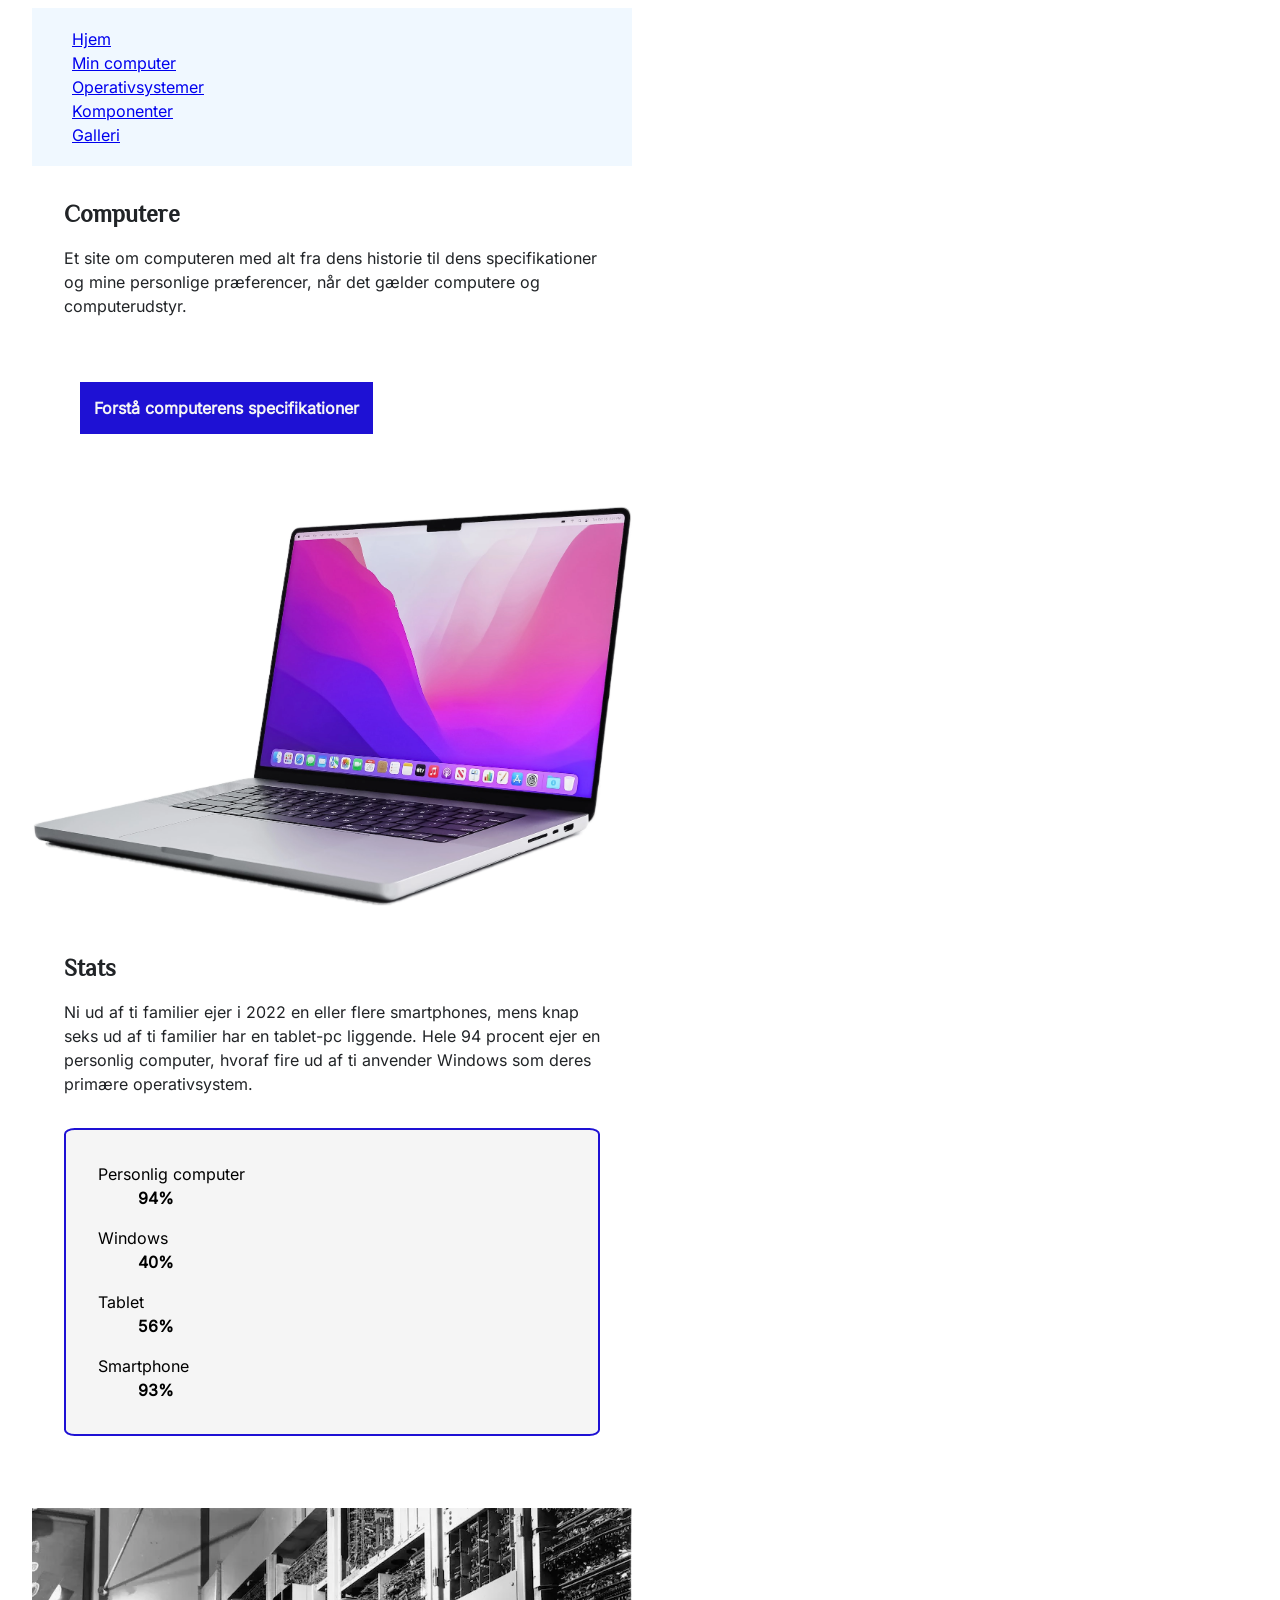
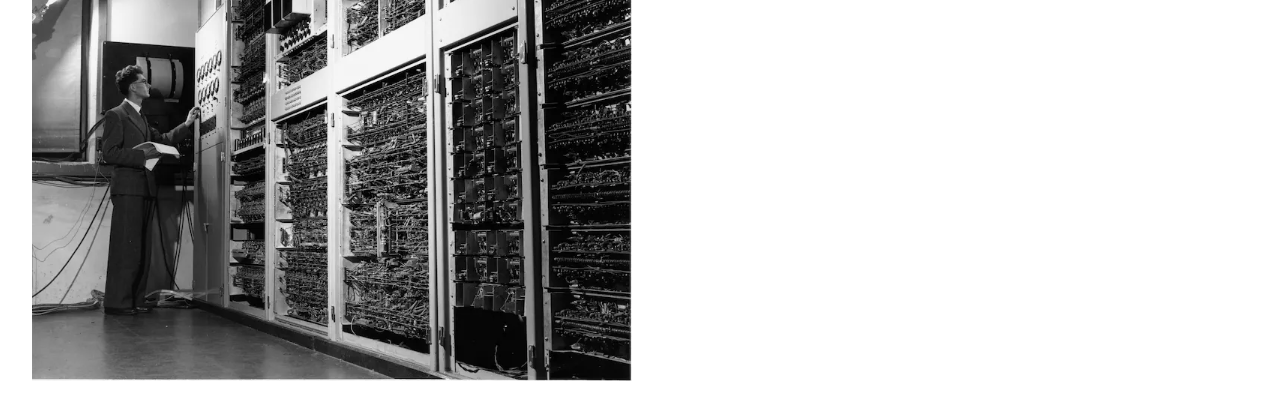
<file: index.html>
<!doctype html>
<html lang="da">
  <head>
    <meta charset="UTF-8" />
    <meta name="viewport" content="width=device-width, initial-scale=1.0" />
    <meta name="robots" content="noindex" />
    <link rel="stylesheet" href="css/style.css" />
    <title>Mobilesite Forside</title>
  </head>
  <body>
    <header>
      <nav>
        <ul>
          <li><a href="index.html">Hjem</a></li>
          <li><a href="min_computer.html">Min computer</a></li>
          <li><a href="operativsystemer.html">Operativsystemer</a></li>
          <li><a href="komponenter.html">Komponenter</a></li>
          <li><a href="galleri.html">Galleri</a></li>
        </ul>
      </nav>
    </header>
    <main>
      <section>
        <h1>Computere</h1>
        <p>Et site om computeren med alt fra dens historie til dens specifikationer og mine personlige præferencer, når det gælder computere og computerudstyr.</p>
      </section>
      <a href="komponenter.html" class="cta-knap">Forstå computerens specifikationer</a>

      <img src="imgs/computer-cutout.webp" alt="Åben bærbar computer med stor skærm og farverigt skrivebord på skærmen" />
      <section>
        <h2>Stats</h2>
        <p>
          Ni ud af ti familier ejer i 2022 en eller flere smartphones, mens knap seks ud af ti familier har en tablet-pc liggende. Hele 94 procent ejer en personlig computer, hvoraf fire ud af ti anvender Windows som deres primære operativsystem.
        </p>
        <aside>
          <dl>
            <dt>Personlig computer</dt>
            <dd>94%</dd>
            <dt>Windows</dt>
            <dd>40%</dd>
            <dt>Tablet</dt>
            <dd>56%</dd>
            <dt>Smartphone</dt>
            <dd>93%</dd>
          </dl>
        </aside>
      </section>

      <img src="imgs/computer-old.webp" alt="Gammelt sort-hvid foto af en person foran en stor, tidlig computer med mange ledninger" />
    </main>
    <footer></footer>
  </body>
</html>
</file>
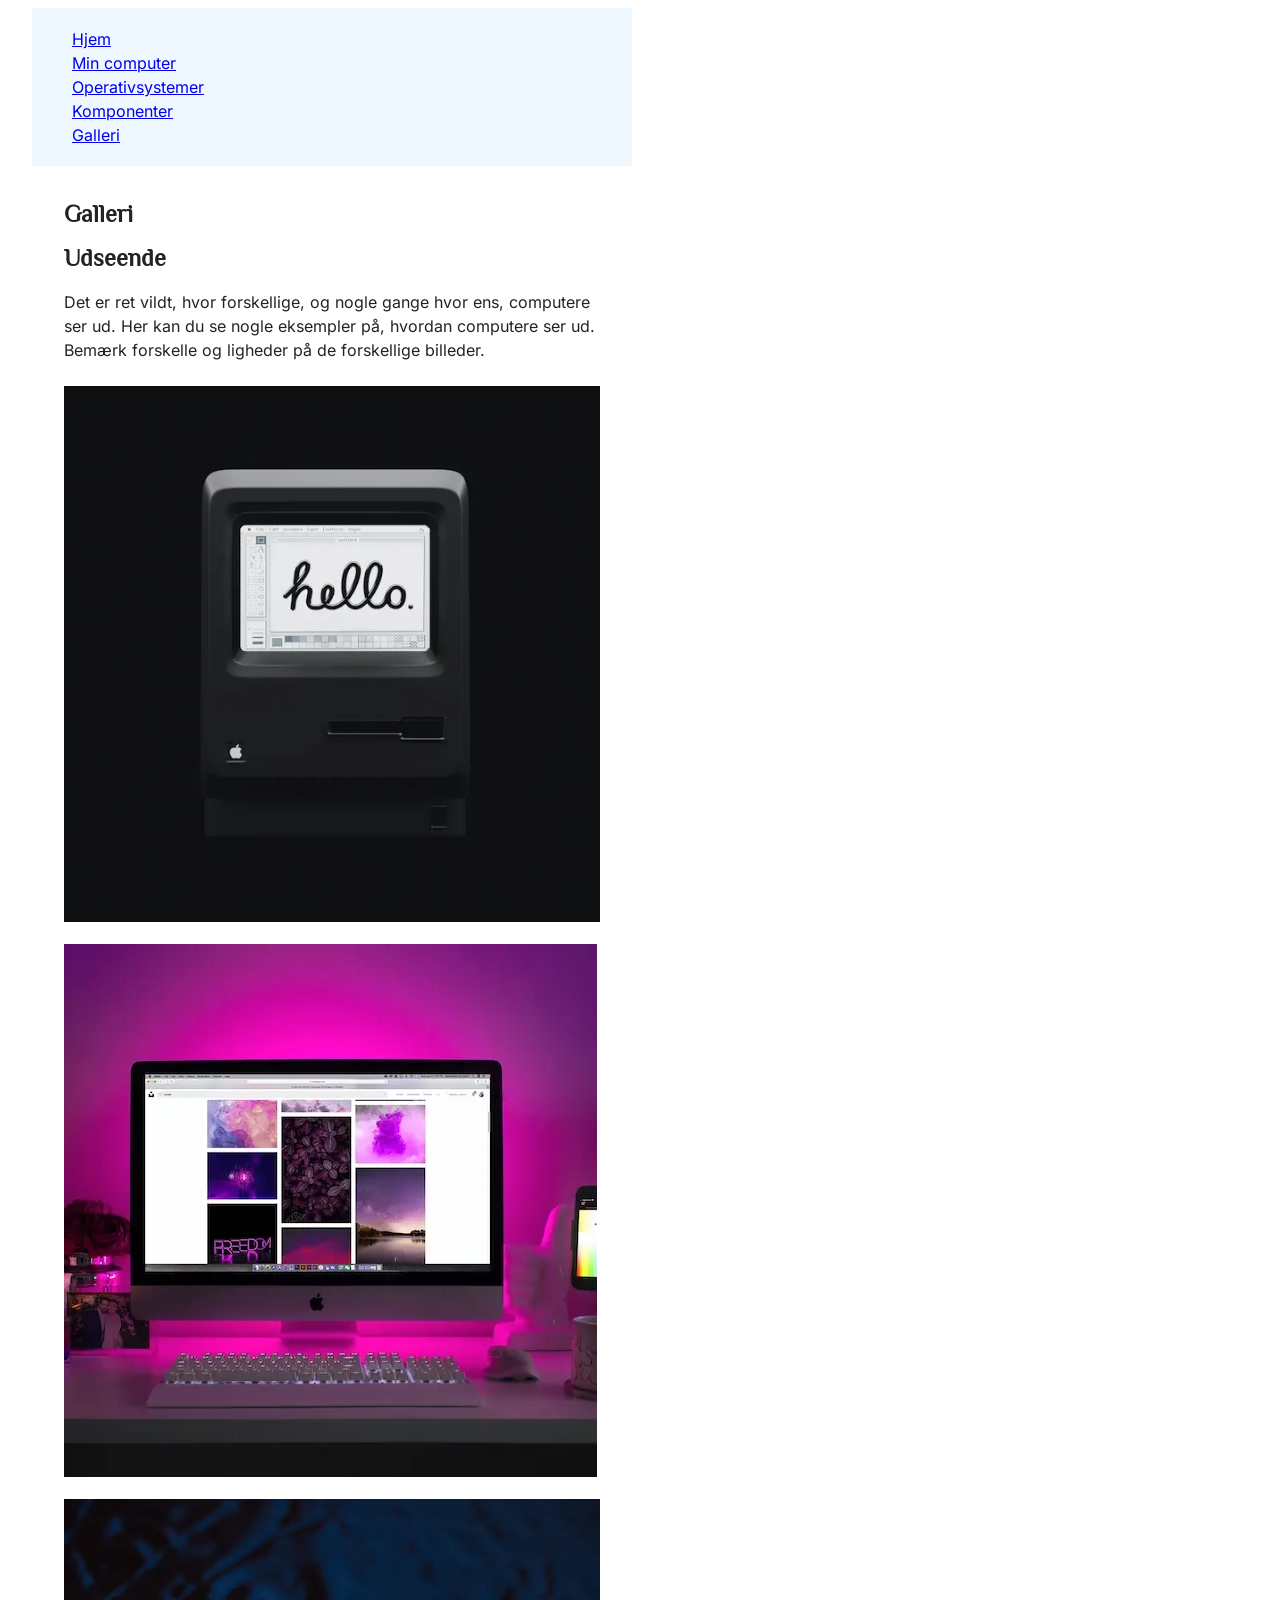
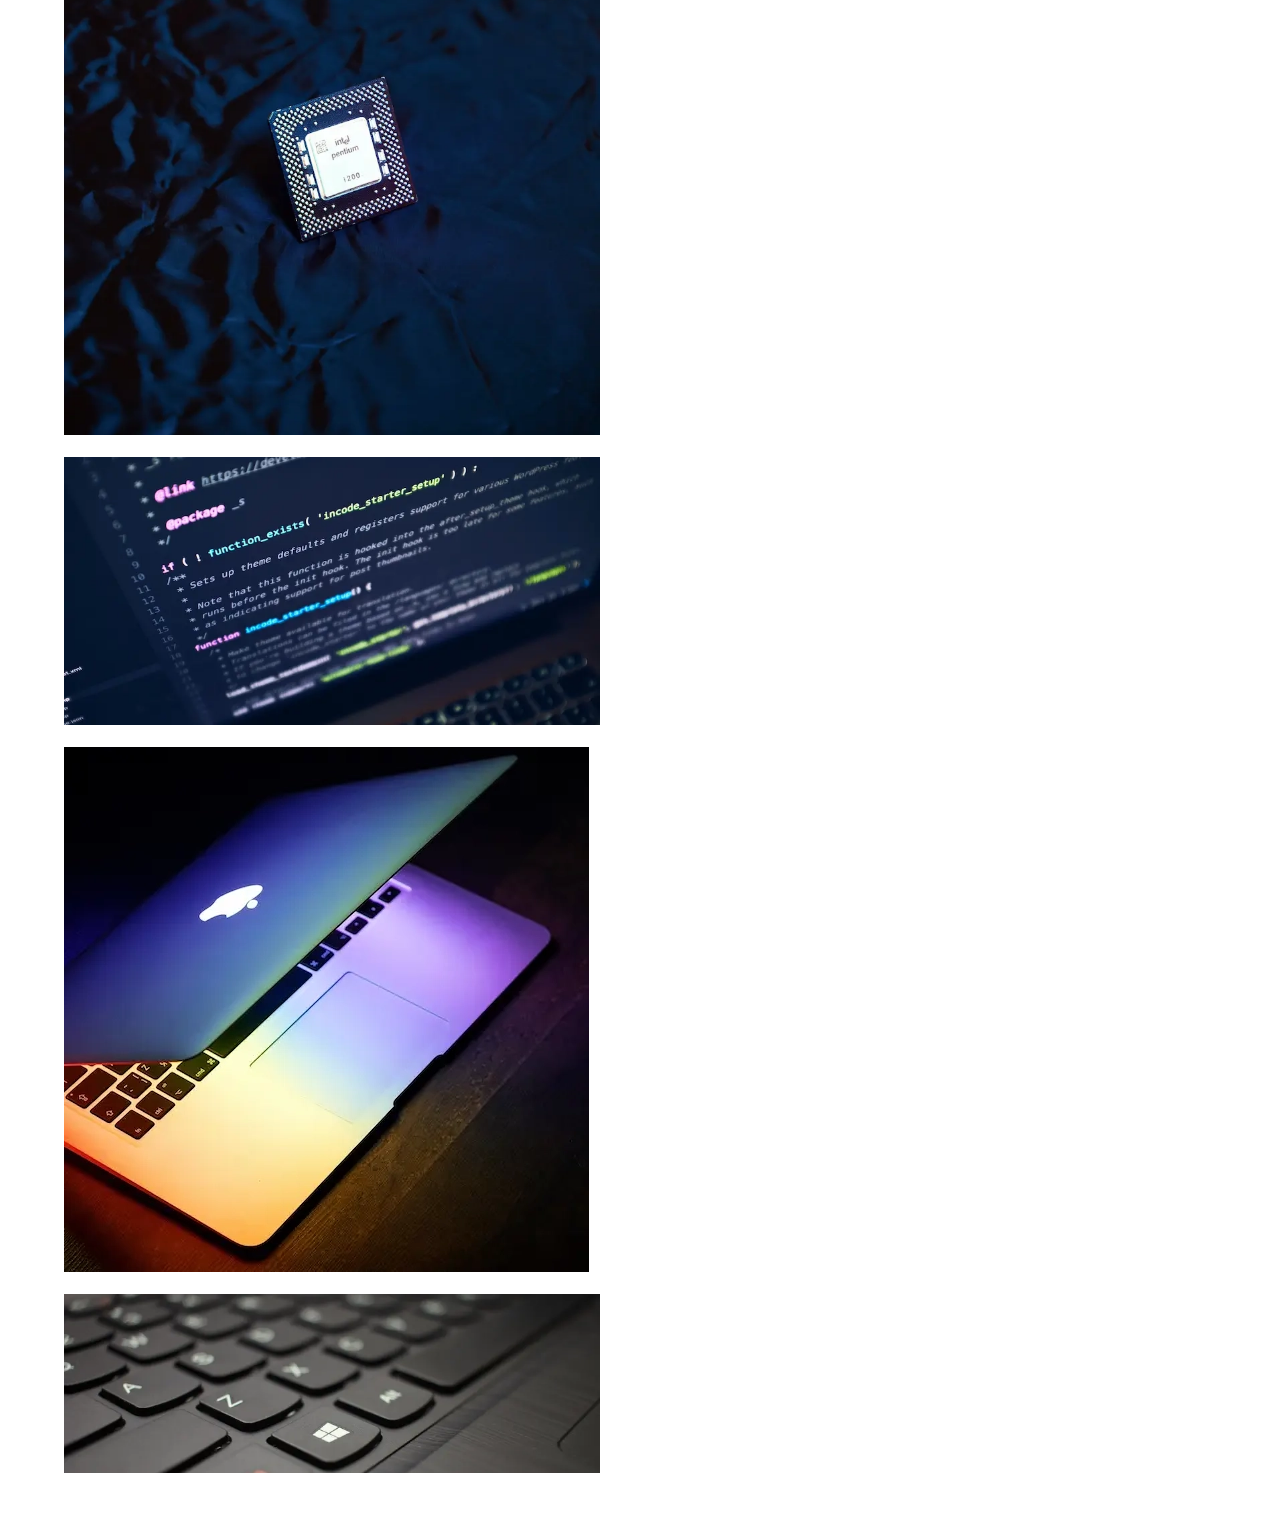
<file: galleri.html>
<!doctype html>
<html lang="da">
  <head>
    <meta charset="UTF-8" />
    <meta name="viewport" content="width=device-width, initial-scale=1.0" />
    <meta name="robots" content="noindex" />
    <link rel="stylesheet" href="css/style.css" />
    <title>Galleri</title>
  </head>
  <body>
    <header>
      <nav>
        <ul>
          <li><a href="index.html">Hjem</a></li>
          <li><a href="min_computer.html">Min computer</a></li>
          <li><a href="operativsystemer.html">Operativsystemer</a></li>
          <li><a href="komponenter.html">Komponenter</a></li>
          <li><a href="galleri.html">Galleri</a></li>
        </ul>
      </nav>
    </header>
    <main>
      <section>
        <h1>Galleri</h1>
        <h2>Udseende</h2>
        <p>Det er ret vildt, hvor forskellige, og nogle gange hvor ens, computere ser ud. Her kan du se nogle eksempler på, hvordan computere ser ud. Bemærk forskelle og ligheder på de forskellige billeder.</p>

        <img src="imgs/galleri/apple-84.webp" alt="Vintage Apple-computer med sort skærm og teksten 'hello' vist på displayet" />
        <img src="imgs/galleri/desktop-setup.webp" alt="Skrivebordsopsætning med stationær computer, tastatur og pink stemningsbelysning" />
        <img src="imgs/galleri/intel-chip.webp" alt="Nærbillede af en Intel Pentium-processor placeret på en mørk overflade" />
        <img src="imgs/galleri/code.webp" alt="Nærbillede af computerskærm med programmeringskode i en kodeeditor" />
        <img src="imgs/galleri/macbook.webp" alt="MacBook-computer med delvist åbent låg og farvet lys reflekteret på tastatur og cover" />
        <img src="imgs/galleri/keyboard.webp" alt="Nærbillede af laptop-tastatur med Windows-tast i fokus" />
      </section>
    </main>
    <footer></footer>
  </body>
</html>
</file>
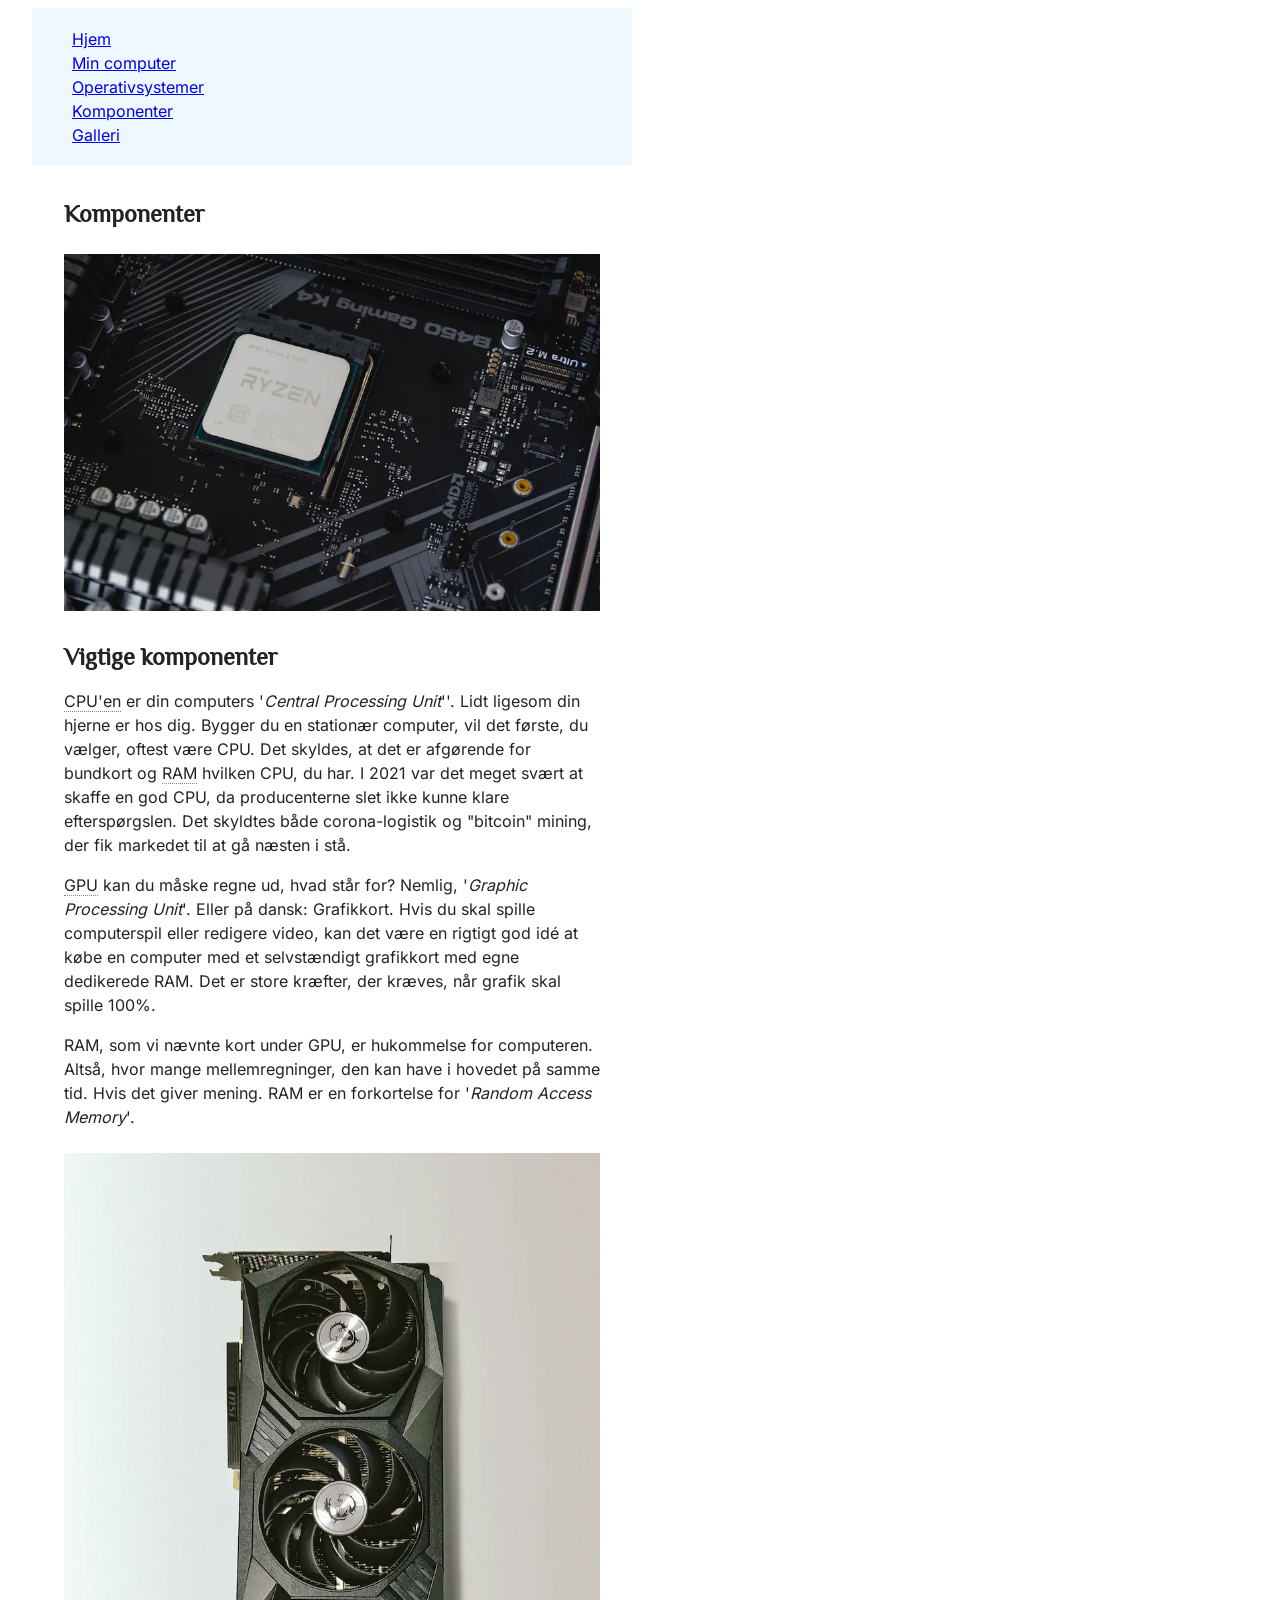
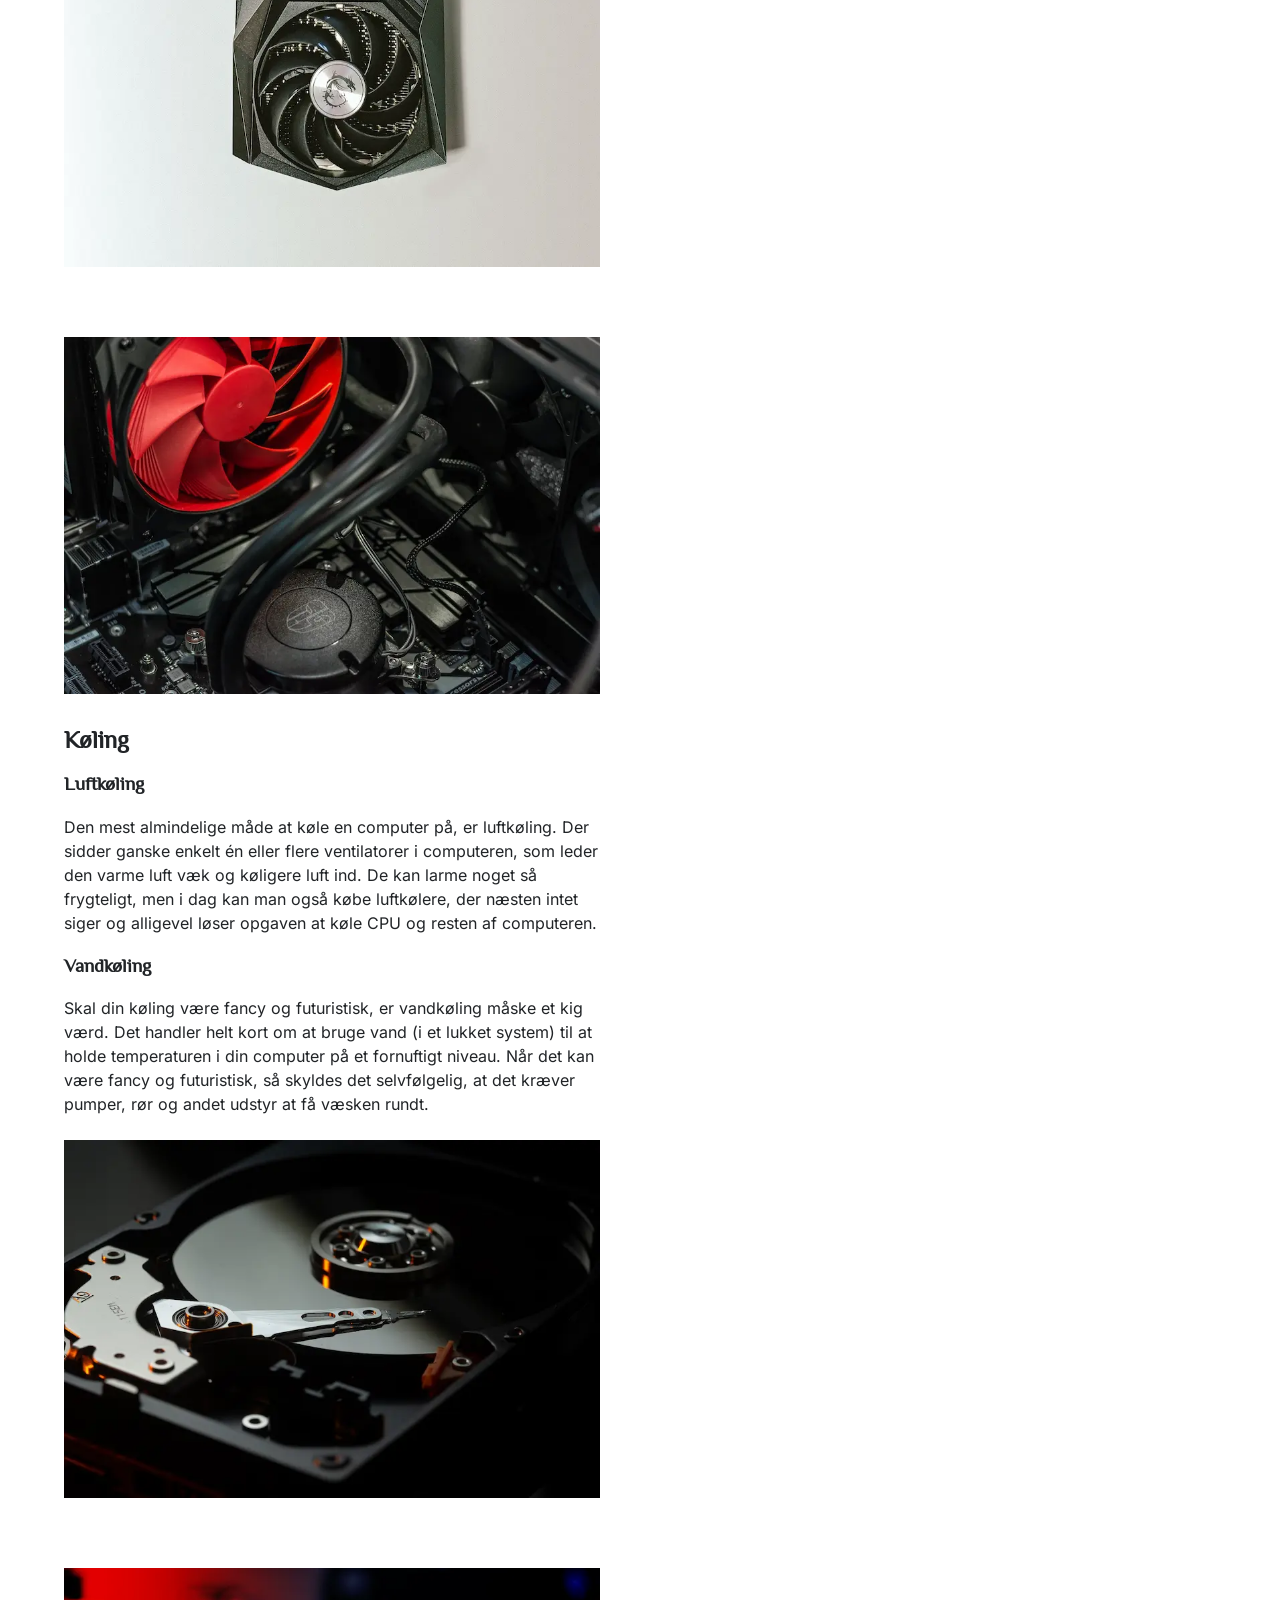
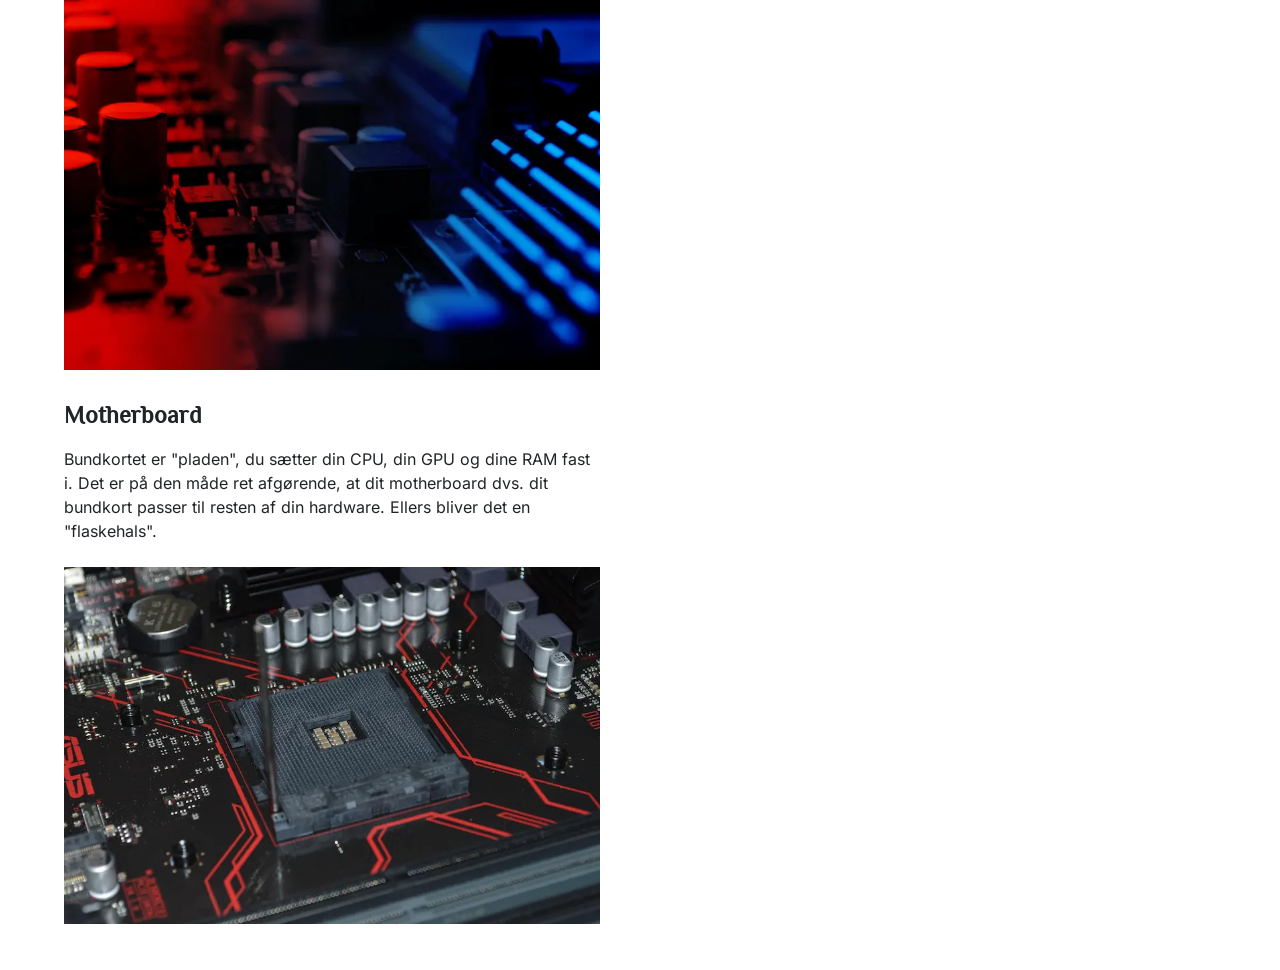
<file: komponenter.html>
<!doctype html>
<html lang="da">
  <head>
    <meta charset="UTF-8" />
    <meta name="viewport" content="width=device-width, initial-scale=1.0" />
    <meta name="robots" content="noindex" />
    <link rel="stylesheet" href="css/style.css" />
    <title>Komponenter</title>
  </head>
  <body>
    <header>
      <nav>
        <ul>
          <li><a href="index.html">Hjem</a></li>
          <li><a href="min_computer.html">Min computer</a></li>
          <li><a href="operativsystemer.html">Operativsystemer</a></li>
          <li><a href="komponenter.html">Komponenter</a></li>
          <li><a href="galleri.html">Galleri</a></li>
        </ul>
      </nav>
    </header>
    <main>
      <section>
        <h1>Komponenter</h1>
        <img src="imgs/komponenter/processor.webp" alt="En computers processor monteret på et bundkort" />
        <h2>Vigtige komponenter</h2>
        <p>
          <abbr title="Central processing unit">CPU'en</abbr> er din computers '<em>Central Processing Unit</em>''. Lidt ligesom din hjerne er hos dig. Bygger du en stationær computer, vil det første, du vælger, oftest være CPU. Det skyldes, at det
          er afgørende for bundkort og <abbr title="Random Access Memory">RAM</abbr> hvilken CPU, du har. I 2021 var det meget svært at skaffe en god CPU, da producenterne slet ikke kunne klare efterspørgslen. Det skyldtes både corona-logistik og
          "bitcoin" mining, der fik markedet til at gå næsten i stå.
        </p>
        <p>
          <abbr title="Graphics Processing Unit">GPU</abbr> kan du måske regne ud, hvad står for? Nemlig, '<em>Graphic Processing Unit</em>'. Eller på dansk: Grafikkort. Hvis du skal spille computerspil eller redigere video, kan det være en rigtigt
          god idé at købe en computer med et selvstændigt grafikkort med egne dedikerede RAM. Det er store kræfter, der kræves, når grafik skal spille 100%.
        </p>
        <p>RAM, som vi nævnte kort under GPU, er hukommelse for computeren. Altså, hvor mange mellemregninger, den kan have i hovedet på samme tid. Hvis det giver mening. RAM er en forkortelse for '<em>Random Access Memory</em>'.</p>
        <img src="imgs/komponenter/grafikkort.webp" alt="Grafikkort fra en computer med tre blæsere" />
      </section>

      <section>
        <img src="imgs/komponenter/luft.webp" alt="Indersiden af en computer med blæser og køler, set tæt på" />
        <h2>Køling</h2>
        <h3>Luftkøling</h3>
        <p>
          Den mest almindelige måde at køle en computer på, er luftkøling. Der sidder ganske enkelt én eller flere ventilatorer i computeren, som leder den varme luft væk og køligere luft ind. De kan larme noget så frygteligt, men i dag kan man også
          købe luftkølere, der næsten intet siger og alligevel løser opgaven at køle CPU og resten af computeren.
        </p>
        <h3>Vandkøling</h3>
        <p>
          Skal din køling være fancy og futuristisk, er vandkøling måske et kig værd. Det handler helt kort om at bruge vand (i et lukket system) til at holde temperaturen i din computer på et fornuftigt niveau. Når det kan være fancy og futuristisk,
          så skyldes det selvfølgelig, at det kræver pumper, rør og andet udstyr at få væsken rundt.
        </p>
        <img src="imgs/komponenter/vand.webp" alt="Åben harddisk fra en computer med synlige bevægelige dele" />
      </section>
      <section>
        <img src="imgs/komponenter/motherboard1.webp" alt="Nærbillede af et bundkort i en computer med lys i røde og blå farver" />
        <h2>Motherboard</h2>
        <p>Bundkortet er "pladen", du sætter din CPU, din GPU og dine RAM fast i. Det er på den måde ret afgørende, at dit motherboard dvs. dit bundkort passer til resten af din hardware. Ellers bliver det en "flaskehals".</p>
        <img src="imgs/komponenter/motherboard2.webp" alt="Nærbillede af midten af et bundkort, hvor computerens processor sidder" />
      </section>
    </main>
    <footer></footer>
  </body>
</html>
</file>
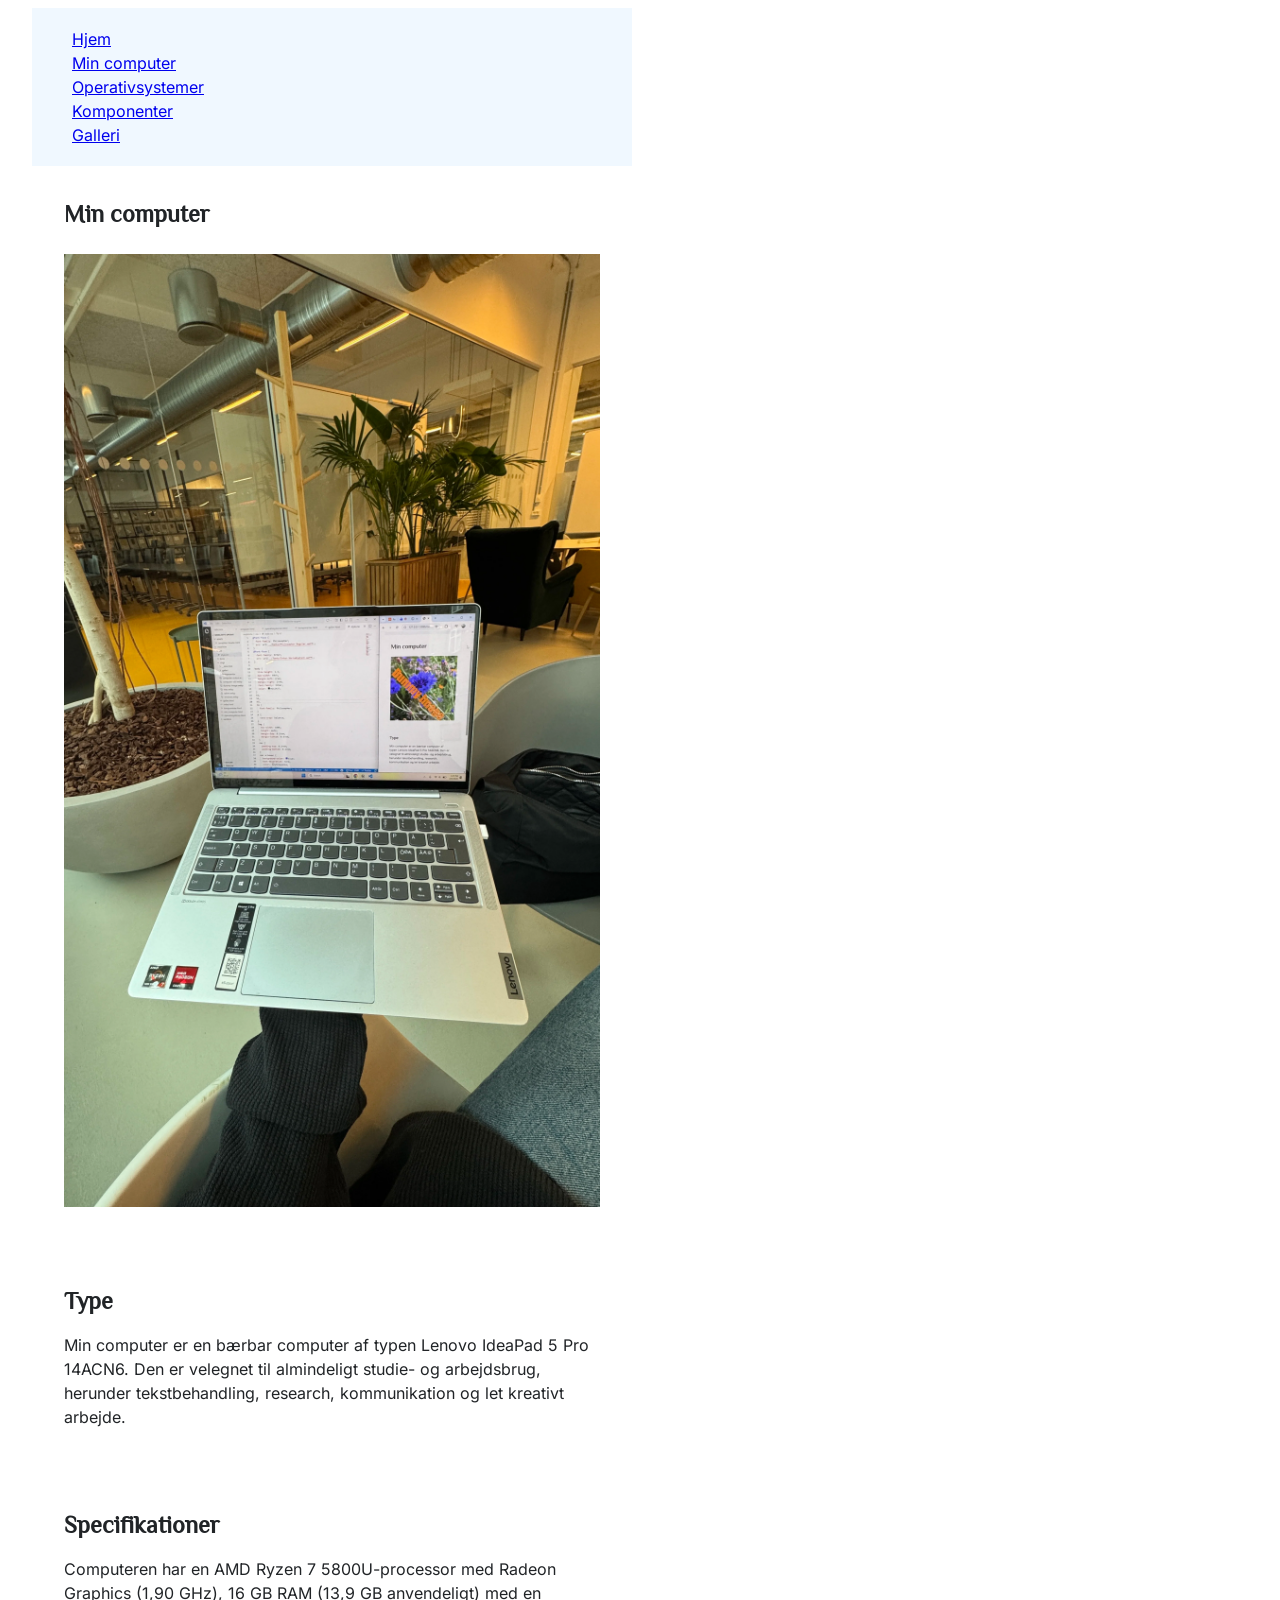
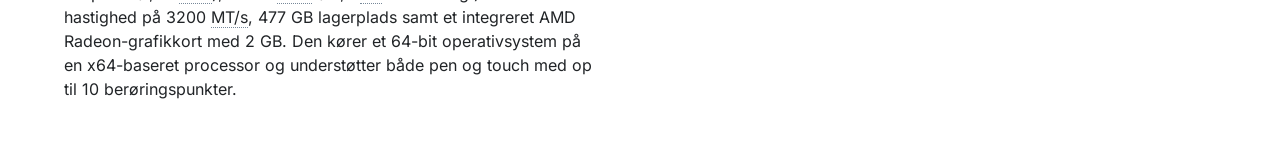
<file: min_computer.html>
<!doctype html>
<html lang="da">
  <head>
    <meta charset="UTF-8" />
    <meta name="viewport" content="width=device-width, initial-scale=1.0" />
    <meta name="robots" content="noindex" />
    <link rel="stylesheet" href="css/style.css" />
    <title>Min computer</title>
  </head>
  <body>
    <header>
      <nav>
        <ul>
          <li><a href="index.html">Hjem</a></li>
          <li><a href="min_computer.html">Min computer</a></li>
          <li><a href="operativsystemer.html">Operativsystemer</a></li>
          <li><a href="komponenter.html">Komponenter</a></li>
          <li><a href="galleri.html">Galleri</a></li>
        </ul>
      </nav>
    </header>
    <main>
      <section>
        <h1>Min computer</h1>
        <img src="imgs/mit-billede.webp" alt="Et billede af min flotte Lenovo" />
      </section>
      <section>
        <h2>Type</h2>
        <p>Min computer er en bærbar computer af typen Lenovo IdeaPad 5 Pro 14ACN6. Den er velegnet til almindeligt studie- og arbejdsbrug, herunder tekstbehandling, research, kommunikation og let kreativt arbejde.</p>
      </section>
      <section>
        <h2>Specifikationer</h2>
        <p>
          Computeren har en AMD Ryzen 7 5800U-processor med Radeon Graphics (1,90 <abbr title="Gigahertz">GHz</abbr>), 16 GB <abbr title="Random Access Memory">RAM</abbr> (13,9 <abbr title="Gigabyte">GB</abbr> anvendeligt) med en hastighed på 3200
          <abbr title=";egaTransfers per second">MT/s</abbr>, 477 GB lagerplads samt et integreret AMD Radeon-grafikkort med 2 GB. Den kører et 64-bit operativsystem på en x64-baseret processor og understøtter både pen og touch med op til 10
          berøringspunkter.
        </p>
      </section>
    </main>
    <footer></footer>
  </body>
</html>
</file>
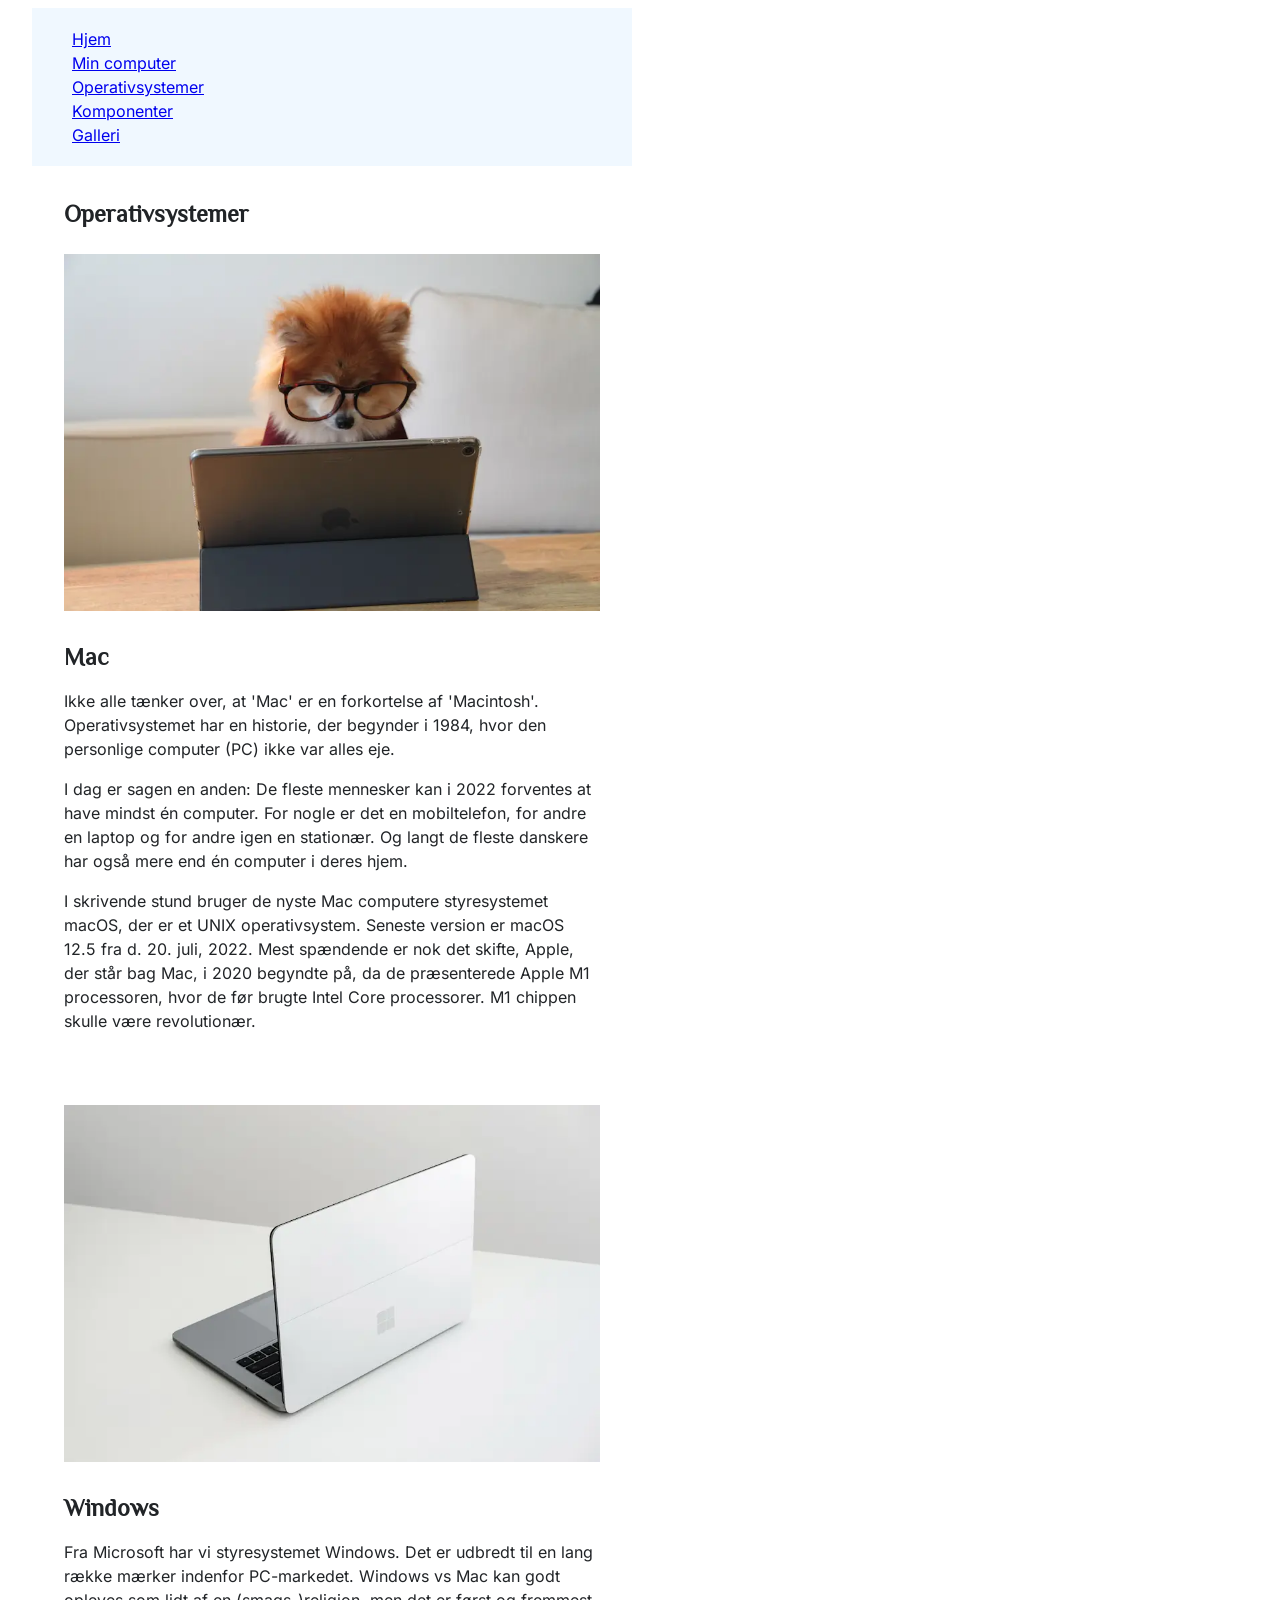
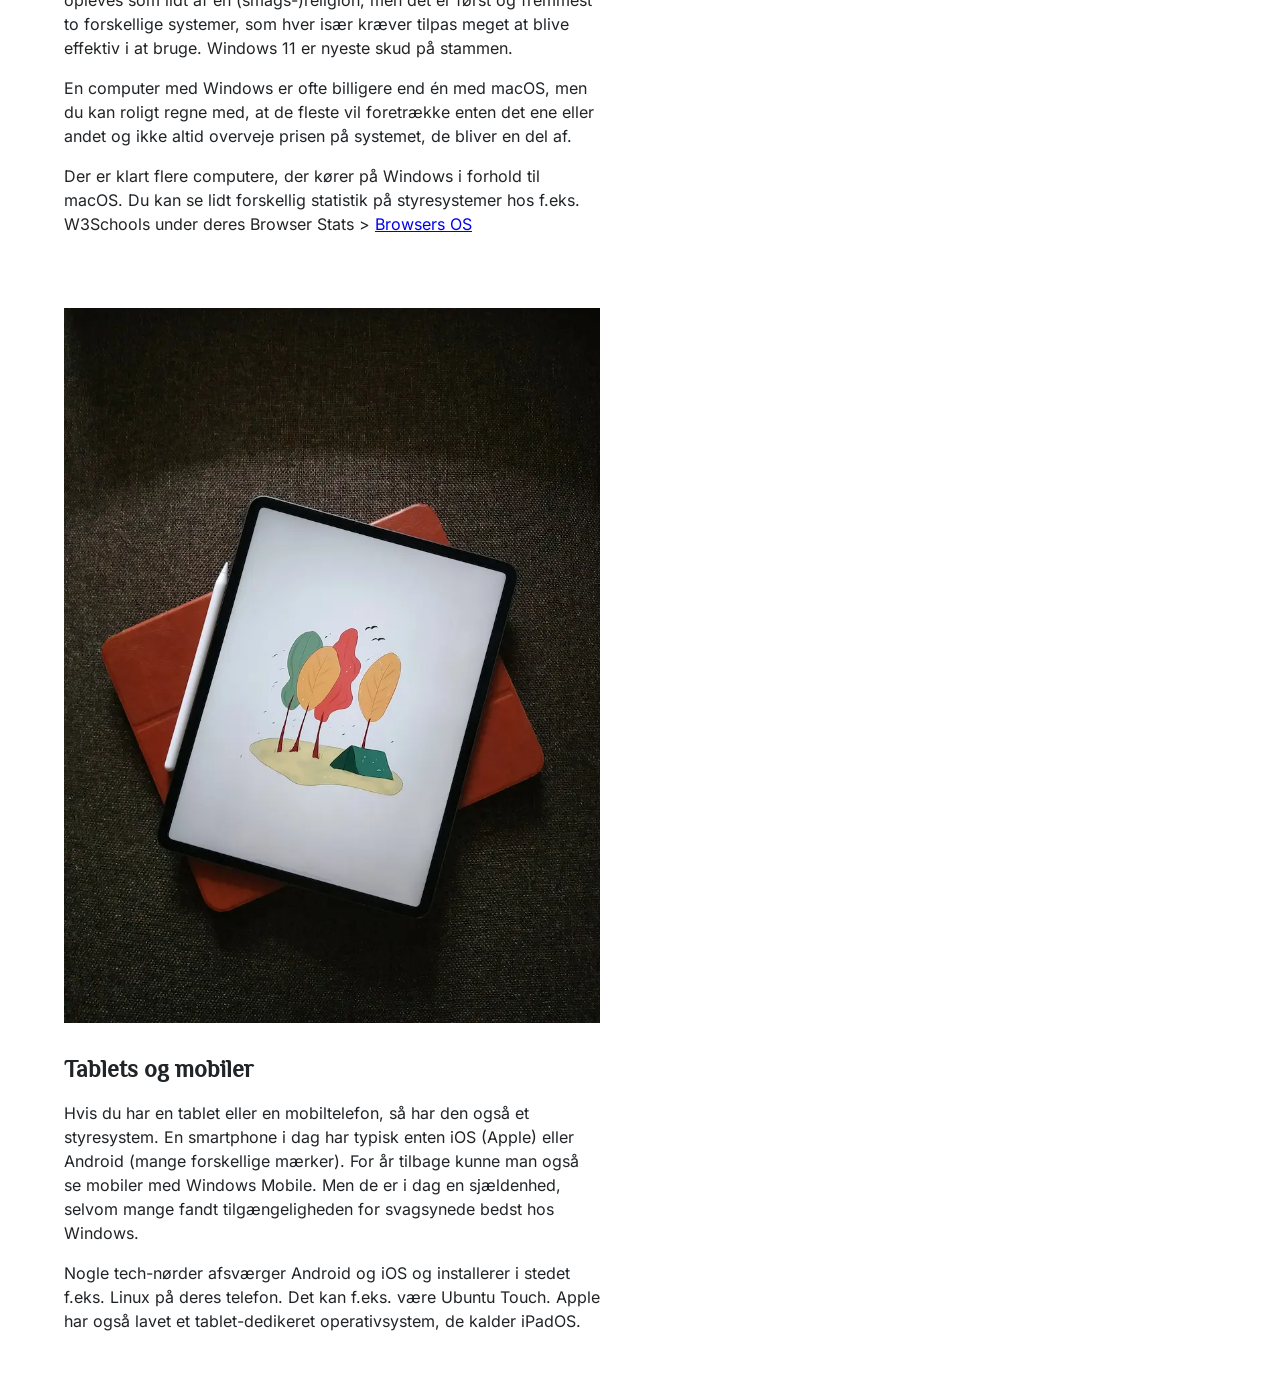
<file: operativsystemer.html>
<!doctype html>
<html lang="da">
  <head>
    <meta charset="UTF-8" />
    <meta name="viewport" content="width=device-width, initial-scale=1.0" />
    <meta name="robots" content="noindex" />
    <link rel="stylesheet" href="css/style.css" />
    <title>Operativsystemer</title>
  </head>
  <body>
    <header>
      <nav>
        <ul>
          <li><a href="index.html">Hjem</a></li>
          <li><a href="min_computer.html">Min computer</a></li>
          <li><a href="operativsystemer.html">Operativsystemer</a></li>
          <li><a href="komponenter.html">Komponenter</a></li>
          <li><a href="galleri.html">Galleri</a></li>
        </ul>
      </nav>
    </header>
    <main>
      <section>
        <h1>Operativsystemer</h1>
        <img src="imgs/mac.webp" alt="Lille hund med briller, der sidder foran en tablet på et bord" />

        <h2>Mac</h2>
        <p>Ikke alle tænker over, at 'Mac' er en forkortelse af 'Macintosh'. Operativsystemet har en historie, der begynder i 1984, hvor den personlige computer (PC) ikke var alles eje.</p>
        <p>
          I dag er sagen en anden: De fleste mennesker kan i 2022 forventes at have mindst én computer. For nogle er det en mobiltelefon, for andre en laptop og for andre igen en stationær. Og langt de fleste danskere har også mere end én computer i
          deres hjem.
        </p>
        <p>
          I skrivende stund bruger de nyste Mac computere styresystemet macOS, der er et UNIX operativsystem. Seneste version er macOS 12.5 fra d. 20. juli, 2022. Mest spændende er nok det skifte, Apple, der står bag Mac, i 2020 begyndte på, da de
          præsenterede Apple M1 processoren, hvor de før brugte Intel Core processorer. M1 chippen skulle være revolutionær.
        </p>
      </section>

      <section>
        <img src="imgs/windows.webp" alt="Lukket bærbar computer set fra siden på et hvidt bord" />
        <h2>Windows</h2>
        <p>
          Fra Microsoft har vi styresystemet Windows. Det er udbredt til en lang række mærker indenfor PC-markedet. Windows vs Mac kan godt opleves som lidt af en (smags-)religion, men det er først og fremmest to forskellige systemer, som hver især
          kræver tilpas meget at blive effektiv i at bruge. Windows 11 er nyeste skud på stammen.
        </p>
        <p>En computer med Windows er ofte billigere end én med macOS, men du kan roligt regne med, at de fleste vil foretrække enten det ene eller andet og ikke altid overveje prisen på systemet, de bliver en del af.</p>
        <p>
          Der er klart flere computere, der kører på Windows i forhold til macOS. Du kan se lidt forskellig statistik på styresystemer hos f.eks. W3Schools under deres Browser Stats >
          <a href="http://www.w3schools.com/browsers/browsers_os.asp" target="_blank" rel="noopener noreferrer">Browsers OS</a>
        </p>
      </section>

      <section>
        <img src="imgs/tablet.webp" alt="Tablet med en enkel tegning af træer og et lille telt på skærmen" />

        <h2>Tablets og mobiler</h2>
        <p>
          Hvis du har en tablet eller en mobiltelefon, så har den også et styresystem. En smartphone i dag har typisk enten iOS (Apple) eller Android (mange forskellige mærker). For år tilbage kunne man også se mobiler med Windows Mobile. Men de er i
          dag en sjældenhed, selvom mange fandt tilgængeligheden for svagsynede bedst hos Windows.
        </p>
        <p>Nogle tech-nørder afsværger Android og iOS og installerer i stedet f.eks. Linux på deres telefon. Det kan f.eks. være Ubuntu Touch. Apple har også lavet et tablet-dedikeret operativsystem, de kalder iPadOS.</p>
      </section>
    </main>
    <footer></footer>
  </body>
</html>
</file>
<file: css/style.css>
@font-face {
  font-family: Philosopher;
  src: url(../fonts/Philosopher-Regular.woff);
}
@font-face {
  font-family: Inter;
  src: url(../fonts/Inter-VariableFont.woff);
}

body {
  line-height: 1.5rem;
  max-width: 60ch;
  margin-left: 2rem;
  margin-right: 2rem;
  font-family: Inter;
  color: #212427;
}
h1,
h2,
h3 {
  font-family: Philosopher;
  text-wrap: balance;
  hyphens: auto;
}
p {
  overflow-wrap: break-word;
  hyphens: auto;
}
img {
  max-width: 100%;
  height: auto;
  margin-top: 0.5rem;
  margin-bottom: 0.5rem;
}
nav {
  padding-top: 0.2rem;
  padding-bottom: 0.2rem;
}
nav a:hover {
  background-color: #1e11d4;
  text-decoration: none;
  color: whitesmoke;
  padding: 2px;
  border-radius: 5%;
}
ul {
  list-style-type: none;
}

header {
  background-color: aliceblue;
}
section {
  margin-bottom: 1rem;
  padding: 1rem 2rem 1rem 2rem;
}
aside {
  background-color: whitesmoke;
  max-width: 100%;
  border: 2px solid #1e11d4;
  padding: 1rem 2rem 0rem 2rem;
  margin: 2rem auto;
  border-radius: 2%;
  color: black;
  line-height: 1.5rem;
}
dd {
  padding-bottom: 1rem;
  font-weight: bold;
}
abbr {
  text-decoration: none;
  border-bottom: 1.5px dotted lightslategray;
}

section a:hover {
  background-color: whitesmoke;
}

.cta-knap {
  text-decoration: none;
  background-color: #1e11d4;
  display: inline-block;
  color: whitesmoke;
  margin: 0 auto;
  margin-left: 3rem;
  border: solid #1e11d4;
  border-width: 1px;
  margin-bottom: 4rem;
  align-items: center;
  justify-content: center;
  padding: 0.8rem;
  margin-top: 1rem;
  font-weight: bold;
  font-size: 1rem;
}
.cta-knap:hover {
  text-decoration: none;
  background-color: aliceblue;
  display: inline-block;
  color: #1e11d4;
  border: solid #1e11d4;
  border-width: 1px;
  margin-bottom: 4rem;
  align-items: center;
}
</file>
